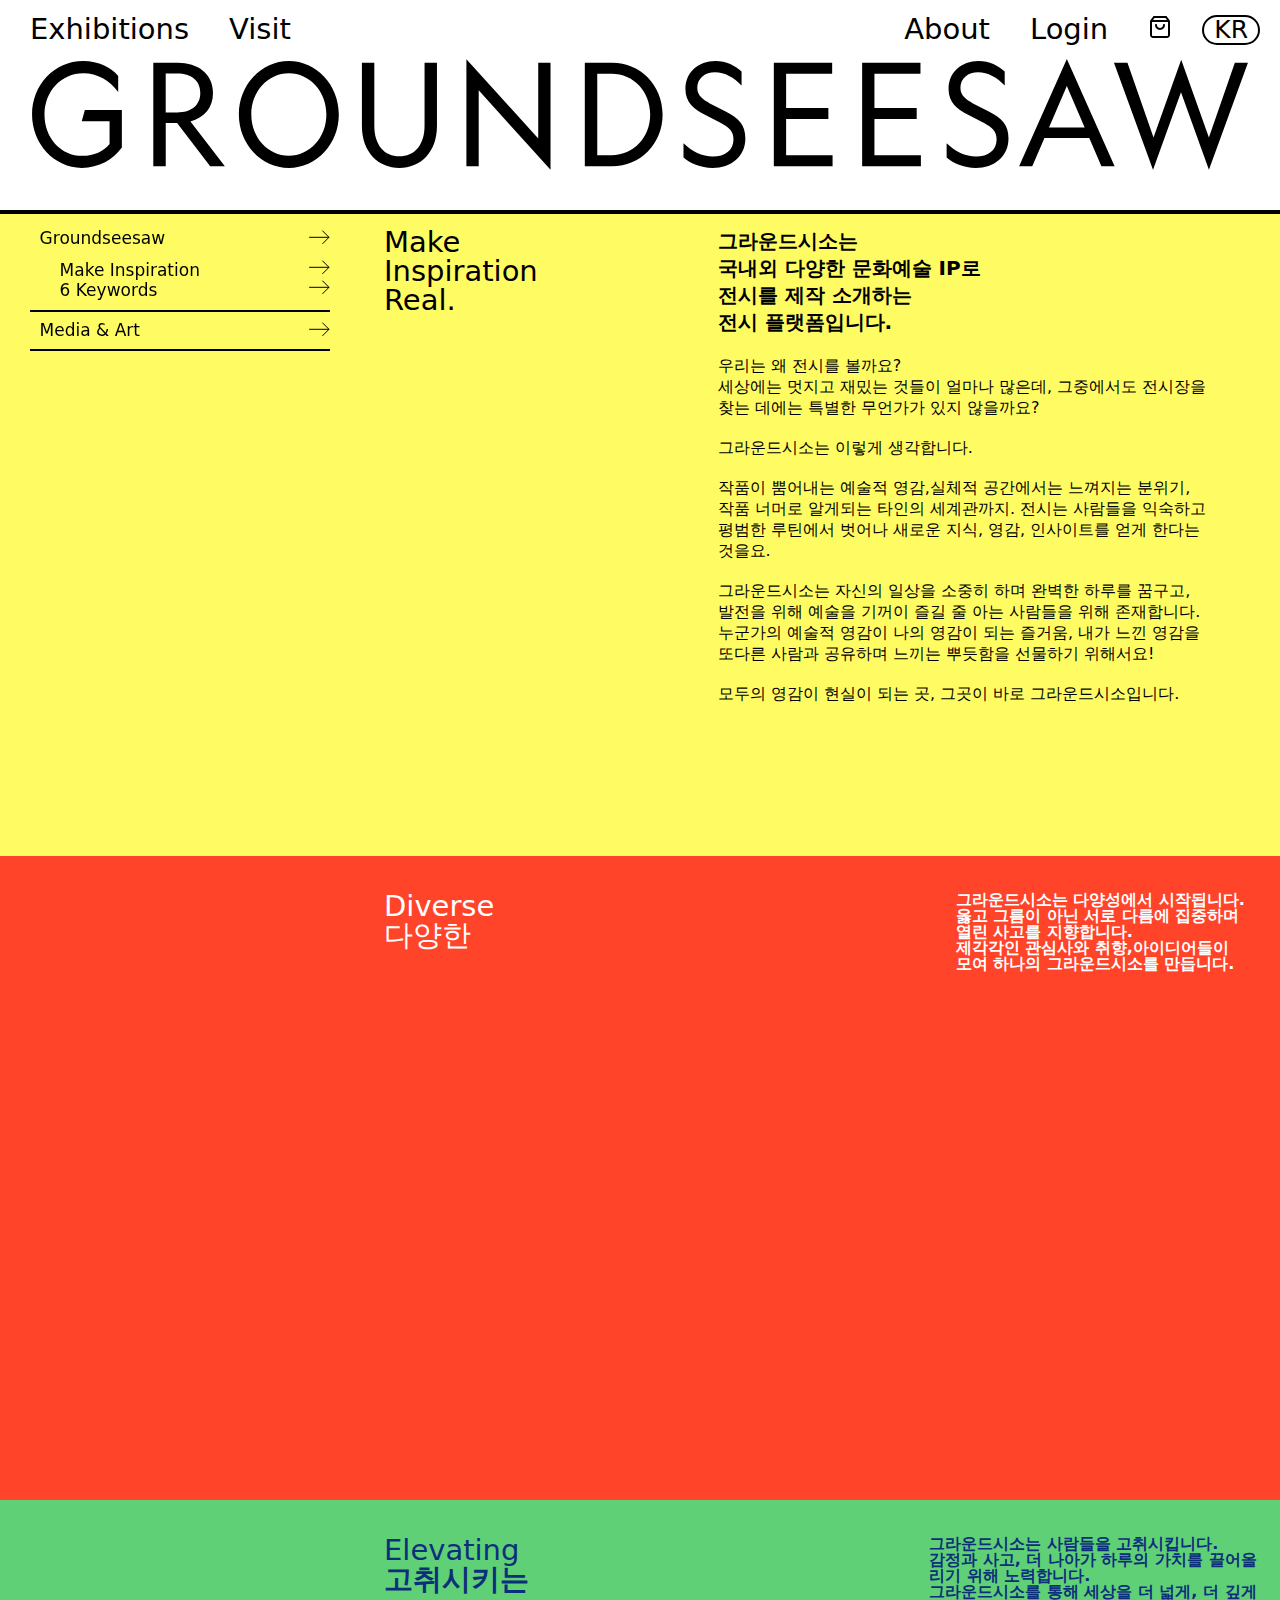
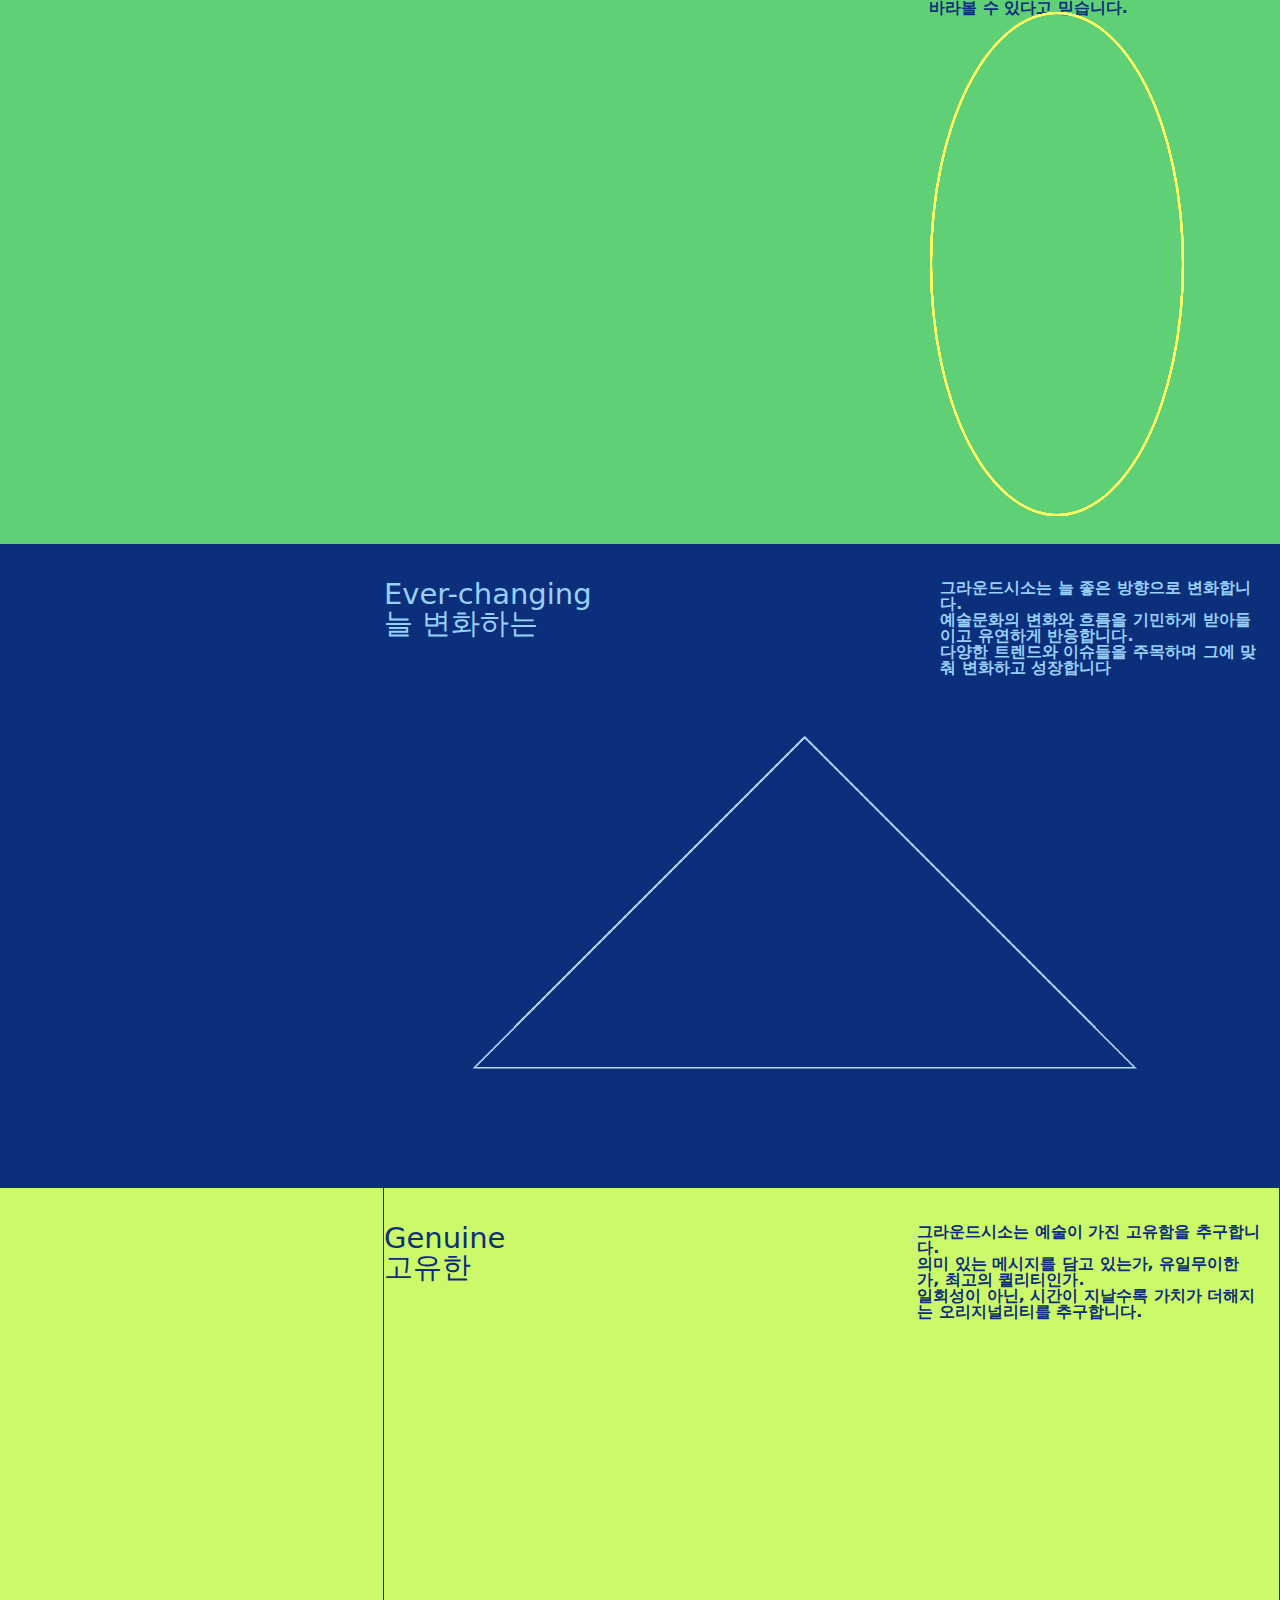
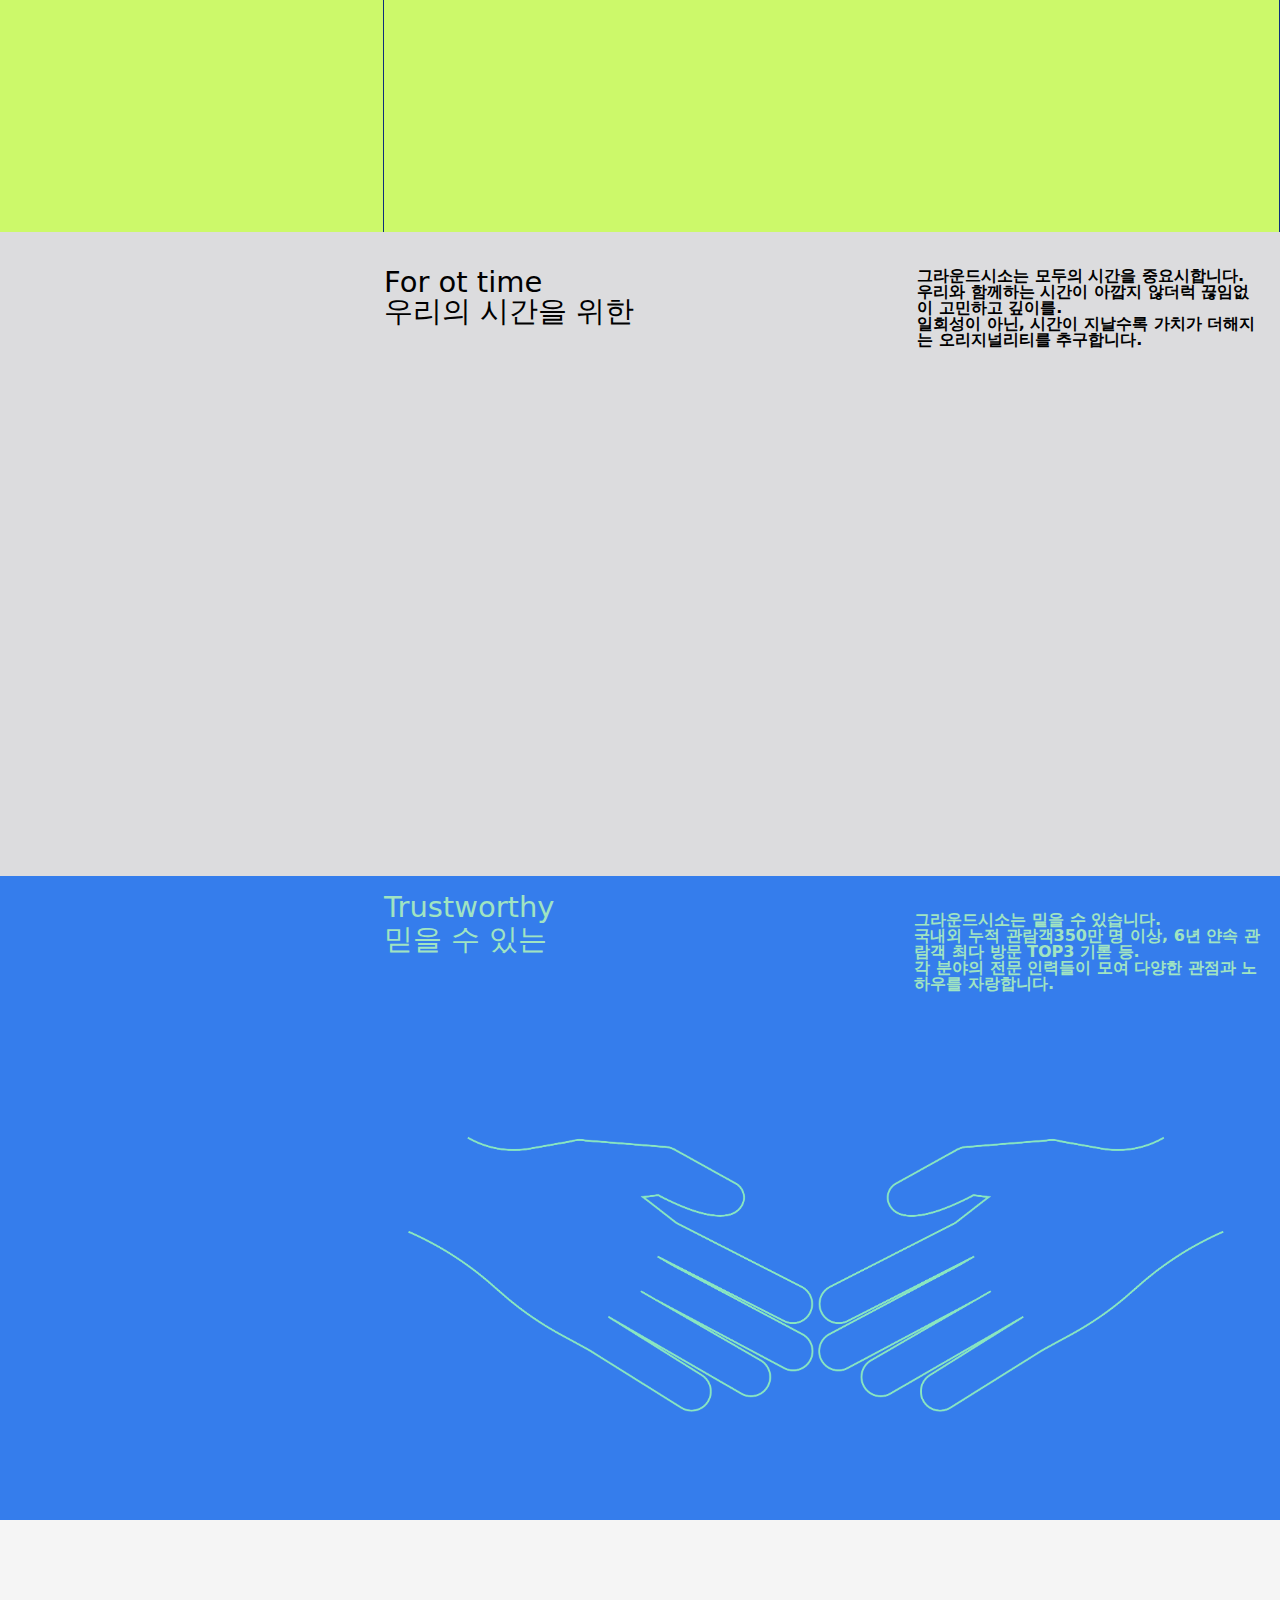
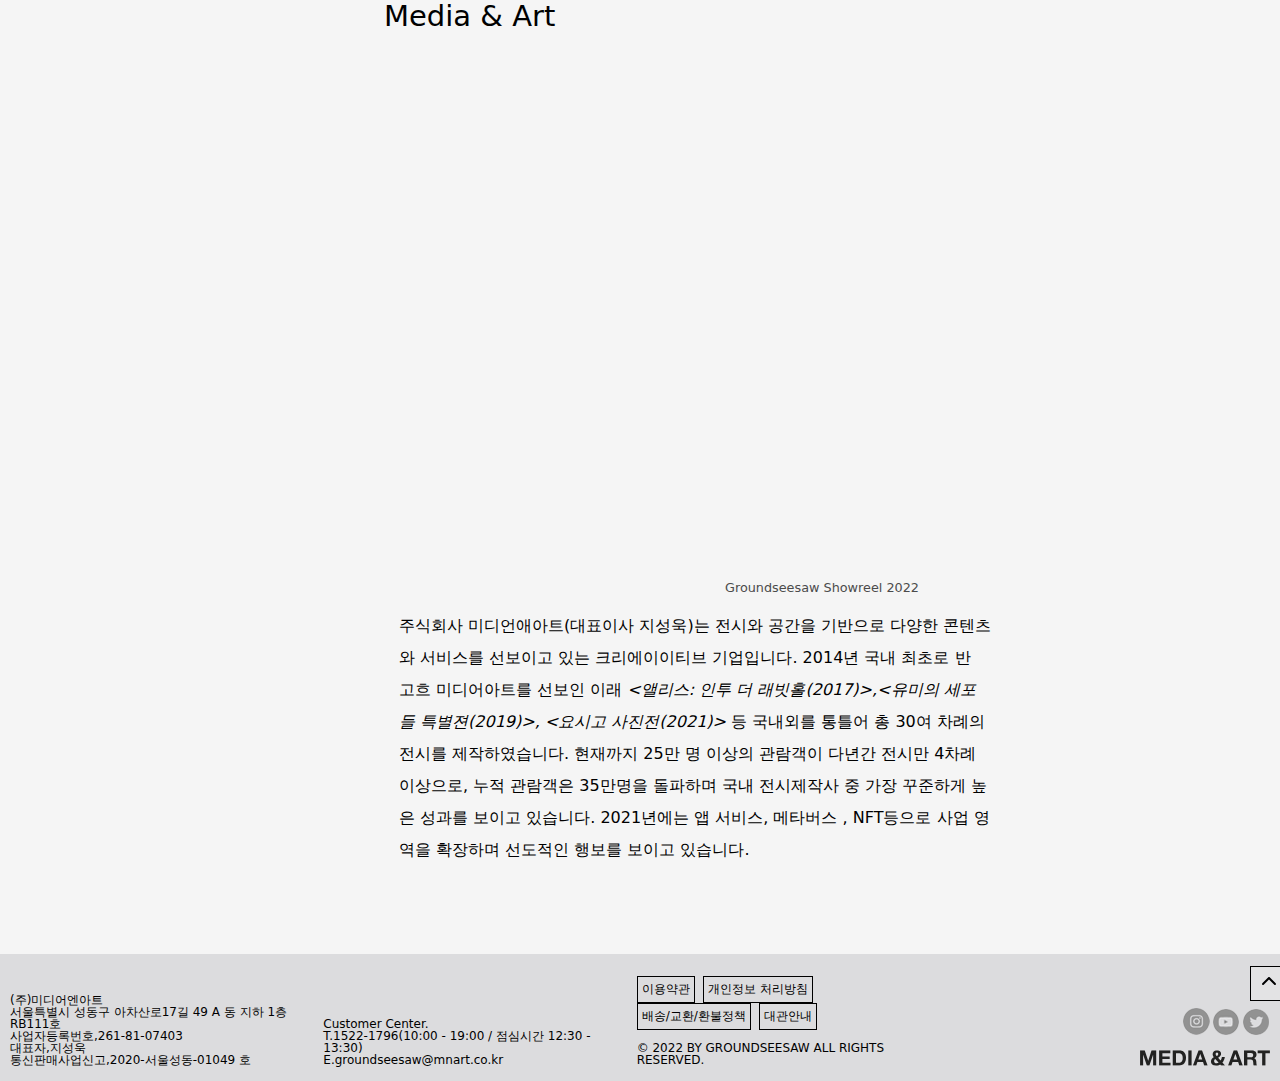
<file: index3.html>
<!DOCTYPE html>
<html lang="en">

<head>
    <meta charset="UTF-8">
    <meta http-equiv="X-UA-Compatible" content="IE=edge">
    <meta name="viewport" content="width=device-width, initial-scale=1.0">
    <title>Document</title>
    <link rel="stylesheet" href="css3/index3.css">
</head>

<body>
    <header>

        <div class="displayheader">

            <div class="header-container">
                <div class="text-header01">
                    <a href="./index2.html">Exhibitions</a>
                    <a id="kt-scroll-up" href="#">Visit</a>
                </div>


                <div class="text-header02">
                    <a class="text-header023" href="./index3.html">About</a>
                    <a class="text-header023" href="#">Login</a>
                    <img class="text-img2">
                    <a href="#"><img class="text-img" src="./images/Iicons/그라운드시소-0.svg"></a>
                    <a class="krbox" href="#">KR</a>
                </div>
            </div>

            <div class="text-header03">
                <a href="./index.html"><img src="./images/Logos/logotype.svg" alt="그라운드시소"></a>
            </div>
        </div>
    </header>
    <!----------------------main--------------------->

    <main>
        <hr>
        <div class="home">
            <nav class="left">
                <div class="box1">
                    <div>
                        <ul class="nav01">
                            <li>
                                <a href="#groundseesaw">Groundseesaw<img src="images/Iicons/arrow_small-right-2.svg"></a>
                                <ul class="nav02">
                                    <li>
                                        <a href="#groundseesaw"> Make Inspiration<img src="images/Iicons/arrow_small-right-2.svg"></a>
                                    </li>
                                    <li>
                                        <a href="#groundseesaw">6 Keywords<img src="images/Iicons/arrow_small-right-2.svg"></a>
                                    </li>
                                </ul>
                            </li>

                            <li class="nav03">
                                <a href="#groundseesaw">Media & Art<img src="images/Iicons/arrow_small-right-2.svg"></a>
                            </li>
                        </ul>

                    </div>

                </div>
            </nav>
            <div class="right">
                <div class="y">

                    <div class="ybox">
                        <div class="box2">
                            <h2>Make <br>
                                Inspiration <br>
                                Real.
                            </h2>
                        </div>

                        <div class="box3">
                            <h2>그라운드시소는 <br>
                                국내외 다양한 문화예술 IP로 <br>
                                전시를 제작 소개하는 <br>
                                전시 플랫폼입니다.
                            </h2>
                            <p>
                                우리는 왜 전시를 볼까요? <br>
                                세상에는 멋지고 재밌는 것들이 얼마나 많은데,
                                그중에서도 전시장을 찾는 데에는 특별한 무언가가
                                있지 않을까요? <br><br>
                                그라운드시소는 이렇게 생각합니다. <br><br>
                                작품이 뿜어내는 예술적 영감,실체적 공간에서는 느껴지는 분위기,
                                작품 너머로 알게되는 타인의 세계관까지. 전시는 사람들을
                                익숙하고 평범한 루틴에서 벗어나 새로운 지식, 영감, 인사이트를
                                얻게 한다는 것을요. <br><br>
                                그라운드시소는 자신의 일상을 소중히 하며 완벽한 하루를
                                꿈구고, 발전을 위해 예술을 기꺼이 즐길 줄 아는 사람들을 위해
                                존재합니다. 누군가의 예술적 영감이 나의 영감이 되는 즐거움,
                                내가 느낀 영감을 또다른 사람과 공유하며 느끼는 뿌듯함을
                                선물하기 위해서요! <br> <br>
                                모두의 영감이 현실이 되는 곳, 그곳이 바로 그라운드시소입니다.
                            </p>
                        </div>
                    </div>
                </div>

                <div class="r">
                    <div></div>

                    <div class="boxr">
                        <h2>Diverse<br><span>다양한</span></h2>

                        <p>
                            그라운드시소는 다양성에서 시작됩니다.<br>
                            옳고 그름이 아닌 서로 다름에 집중하며
                            열린 사고를 지향합니다. <br>
                            제각각인 관심사와 취향,아이디어들이 <br>
                            모여 하나의 그라운드시소를 만듭니다.
                        </p>

                    </div>

                    <div>
                        <svg>

                        </svg>
                    </div>
                </div>

                <div class="g">
                    <div class="boxg">
                        <h2>Elevating<br><span>고취시키는</span> </h2>

                        <p>
                            그라운드시소는 사람들을 고취시킵니다. <br>
                            감정과 사고, 더 나아가 하루의 가치를 끌어올리기 위해 노력합니다.<br>
                            그라운드시소를 통해 세상을 더 넓게, 더 깊게
                            바라볼 수 있다고 믿습니다.
                        </p>
                    </div>

                    <div class="svganig">
                        <div class="svganig-line"></div>
                        <div class="svganig-line"></div>
                        <div class="svganig-line"></div>
                        <div class="svganig-line"></div>
                        <div class="svganig-line"></div>
                        <div class="svganig-line"></div>
                        <div class="svganig-line"></div>
                        <div class="svganig-line"></div>
                    </div>


                </div>

                <div class="b">

                    <div class="boxb">
                        <h2>Ever-changing<br><span>늘 변화하는</span> </h2>

                        <p>
                            그라운드시소는 늘 좋은 방향으로 변화합니다. <br>
                            예술문화의 변화와 흐름을 기민하게 받아들이고
                            유연하게 반응합니다.<br>
                            다양한 트렌드와 이슈들을 주목하며 그에 맞춰
                            변화하고 성장합니다
                        </p>

                        <!-- <div class="aniboxb">
                                box -->

                        <!-- <script type="module" src="app.js"></script> -->
                        <!-- </div> -->

                    </div>


                    <div>
                        <img src="./images/About/nemogif.gif" alt="반원형움직임이미지">
                    </div>
                </div>

                <div class="d">
                    <div class="boxd-line">
                        <div class="svganib-line-left"></div> 
                        <div class="svganib-line-right"></div> 
                    </div>
                   
                    <div class="boxd">
                        
                        <h2>Genuine<br><span>고유한</span> </h2>

                        <p>
                            그라운드시소는 예술이 가진 고유함을 추구합니다. <br>
                            의미 있는 메시지를 담고 있는가, 유일무이한가,
                            최고의 퀼리티인가.<br>
                            일회성이 아닌, 시간이 지날수록 가치가 더해지는
                            오리지널리티를 추구합니다.
                        </p>
                        
                    </div>
                    
                        
                    
                </div>

                <div class="a">
                    

                    <div class="boxa">
                        <h2>For ot time<br><span>우리의 시간을 위한</span> </h2>

                        <p>
                            그라운드시소는 모두의 시간을 중요시합니다. <br>
                            우리와 함께하는 시간이 아깝지 않더럭
                            끊임없이 고민하고 깊이를.<br>
                            일회성이 아닌, 시간이 지날수록 가치가 더해지는
                            오리지널리티를 추구합니다.
                        </p>

                    </div>
                    <div class="time">
                        <div class="time-line">
                        </div>
                    </div>
                </div>

                <div class="s">

                    <div class="boxs">
                        <h2>Trustworthy<br><span>믿을 수 있는</span> </h2>

                        <p>
                            그라운드시소는 밑을 수 있습니다. <br>
                            국내외 누적 관람객350만 명 이상, 6년 얀속 관람객 최다
                            방문 TOP3 기롣 등.<br>
                            각 분야의 전문 인력들이 모여 다양한
                            관점과 노하우를 자랑합니다.
                        </p>
                    </div>
                    <div>
                        <img src="./images/About/trustworthy-2500-15f.png" alt="악수하는이미지">
                    </div>
                </div>

                <div class="vi">
                    <div></div>

                    <div class="boxvi">
                        <h2>Media & Art</h2>
                        <div>
                            <iframe width="100%" height="543" src="https://www.youtube.com/embed/KnKldXit8ZQ"
                                title="YouTube video player" frameborder="0"
                                allow="accelerometer; autoplay; clipboard-write; encrypted-media; gyroscope; picture-in-picture"
                                allowfullscreen></iframe>

                            <span>Groundseesaw Showreel 2022</span>
                        </div>

                        <div class="boxppp" >
                            <p>
                                주식회사 미디언애아트(대표이사 지성욱)는 전시와 공간을 기반으로 다양한 콘텐츠와 서비스를 선보이고 있는 크리에이이티브 기업입니다. 2014년 국내 최초로 반
                                고흐
                                미디어아트를 선보인 이래
                                <em>
                                    <앨리스: 인투 더 래빗홀(2017)>,<유미의 세포들 특별젼(2019)>, <요시고 사진전(2021)>
                                </em>
                                등 국내외를 통틀어 총 30여 차례의 전시를 제작하였습니다. 현재까지 25만 명 이상의 관람객이 다년간 전시만 4차례 이상으로, 누적 관람객은 35만명을
                                돌파하며
                                국내 전시제작사 중 가장 꾸준하게 높은 성과를 보이고 있습니다. 2021년에는 앱 서비스, 메타버스 , NFT등으로 사업 영역을 확장하며 선도적인 행보를
                                보이고
                                있습니다.
                            </p>
                            <div></div>
                        </div>


                    </div>
                </div>
            </div>
        </div>
    </main>

    <!-------------------footer------------------------->
    <footer>
        <div class="footer-bar">
            <p class="footer-text footer-texts">(주)미디어엔아트<br>
                서울특별시 성동구 아차산로17길 49 A 동 지하 1층 RB111호<br>
                사업자등록번호,261-81-07403<br>
                대표자,지성욱<br>
                통신판매사업신고,2020-서울성동-01049 호
            </p>
        </div>

        <div class="footer-bar">
            <p class="footer-text footer-bottom">Customer Center.<br>
                T.1522-1796(10:00 - 19:00 / 점심시간 12:30 - 13:30)<br>
                E.groundseesaw@mnart.co.kr<br>
            </p>
        </div>

        <div class="footer-bar footer-bottom">
            <div class="butbar">
                <button>이용약관</button>
                <button>개인정보 처리방침</button>
                <button>배송/교환/환불정책</button>
                <button>대관안내</button>
            </div>
            <p class="footer-text">© 2022 BY GROUNDSEESAW ALL RIGHTS RESERVED.</p>

        </div>


        <div class="footer-bar">

            <div class="btnbox">
                <a href="#scroll-up"><a class="footerbtn" tabindex="-1" aria-hidden="true" aria-label="맨위로"
                        href="#wrapper"
                        class="kadence-scroll-to-top scroll-up-wrap scroll-ignore scroll-up-side-right scroll-up-style-filled vs-lg-true vs-md-true vs-sm-true scroll-visible"><svg
                            aria-hidden="true" class="kadence-svg-icon kadence-chevron-up-svg" fill="currentColor"
                            version="1.1" xmlns="http://www.w3.org/2000/svg" width="24" height="24" viewBox="0 0 24 24">
                            <path
                                d="M18.707 14.293l-6-6c-0.391-0.391-1.024-0.391-1.414 0l-6 6c-0.391 0.391-0.391 1.024 0 1.414s1.024 0.391 1.414 0l5.293-5.293 5.293 5.293c0.391 0.391 1.024 0.391 1.414 0s0.391-1.024 0-1.414z">
                            </path>
                        </svg></a></a>
            </div>

            <div>
                <ul>
                    <li>
                        <a href="https://www.instagram.com/groundseesaw/"><img src="./images/Iicons/i.png"
                                alt="인스타"></a>
                    </li>
                    <li>
                        <a href="https://www.youtube.com/channel/UCydiQH802L599MUi-Xu4nYg"><img
                                src="./images/Iicons/y.png" alt="유튜브"></a>
                    </li>
                    <li>
                        <a href="https://twitter.com/groundseesaw"><img src="./images/Iicons/t.png" alt="트위터"></a>
                    </li>
                </ul>
                <a href="#"><img class="footer-a" src="./images/Iicons/footer-mna-logo.svg"></a>
            </div>

        </div>

        </div>
    </footer>

</body>

</html>
</file>
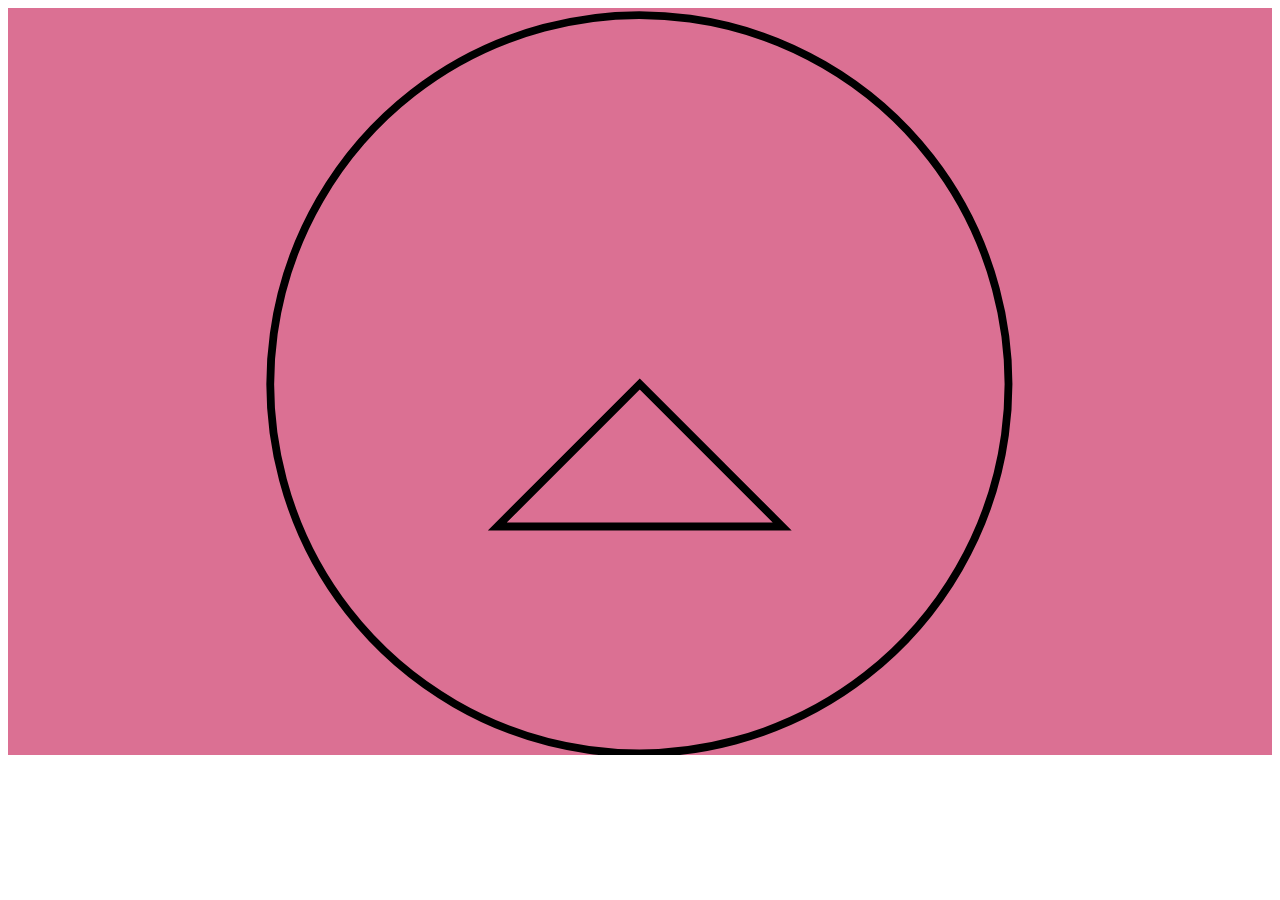
<file: svg.html>
<!DOCTYPE html>
<html lang="en">

<head>
    <meta charset="UTF-8">
    <meta http-equiv="X-UA-Compatible" content="IE=edge">
    <meta name="viewport" content="width=device-width, initial-scale=1.0">
    <title>Document</title>
</head>

<body>
    <a href="./index.html"><svg class="svground" xmlns="http://www.w3.org/2000/svg" viewBox="0 0 2200 2068" width="2200"
            height="2068" preserveAspectRatio="xMidYMid meet">
            <defs>
                <clipPath id="__lottie_element_2">
                    <rect width="2200" height="2068" x="0" y="0"></rect>
                </clipPath>
                <mask id="__lottie_element_9" mask-type="alpha">
                    <g transform="matrix(1,0,0,1,-42.4849853515625,661.2969970703125)" opacity="1"
                        style="display: block;">
                        <path stroke-linecap="butt" stroke-linejoin="miter" fill-opacity="0" stroke-miterlimit="10"
                            stroke="rgb(0,0,0)" stroke-opacity="1" stroke-width="21.635"
                            d=" M1405.15,1366.91 C860.2,1512.93 300.06,1189.53 154.04,644.58 C8.02,99.63 331.42,-460.51 876.37,-606.53 C1421.32,-752.55 1981.46,-429.15 2127.48,115.8 C2273.5,660.75 1950.1,1220.89 1405.15,1366.91z">
                        </path>
                        <path fill="rgb(0,0,0)" fill-opacity="1"
                            d=" M1405.15,1366.91 C860.2,1512.93 300.06,1189.53 154.04,644.58 C8.02,99.63 331.42,-460.51 876.37,-606.53 C1421.32,-752.55 1981.46,-429.15 2127.48,115.8 C2273.5,660.75 1950.1,1220.89 1405.15,1366.91z">
                        </path>
                        <g opacity="1"
                            transform="matrix(0.9659258127212524,-0.258819043636322,0.258819043636322,0.9659258127212524,1142.031982421875,372.5899963378906)">
                        </g>
                    </g>
                </mask>
            </defs>

            <g class="anig" clip-path="url(#__lottie_element_2)">
                <g mask="url(#__lottie_element_9)" style="display: block;">
                    <g transform="matrix(1,0,0,1,-820,-46)" opacity="1">
                        <path stroke-linecap="square" stroke-linejoin="miter" fill-opacity="0" stroke-miterlimit="3"
                            stroke="rgb(0,0,0)" stroke-opacity="1" stroke-width="21.635"
                            d=" M1920,1481.41 C1920,1481.41 1524.91,1481.41 1524.91,1481.41 C1524.91,1481.41 1919.35,1086.97 1919.35,1086.97 C1919.35,1086.97 2313.8,1481.41 2313.8,1481.41 C2313.8,1481.41 1920,1481.41 1920,1481.41z">
                        </path>
                        <g opacity="1" transform="matrix(1,0,0,1,1919.35400390625,1284.19189453125)"></g>
                    </g>
                </g>
                <g class="ani" transform="matrix(1,0,0,1,-42.4849853515625,661.2969970703125)" opacity="1"
                    style="display: block;">
                    <path stroke-linecap="butt" stroke-linejoin="miter" fill-opacity="0" stroke-miterlimit="10"
                        stroke="rgb(0,0,0)" stroke-opacity="1" stroke-width="21.635"
                        d=" M1405.15,1366.91 C860.2,1512.93 300.06,1189.53 154.04,644.58 C8.02,99.64 331.42,-460.5 876.37,-606.52 C1421.32,-752.54 1981.47,-429.14 2127.48,115.8 C2273.5,660.75 1950.1,1220.89 1405.15,1366.91z">
                    </path>
                    <g opacity="1"
                        transform="matrix(0.9502862691879272,-0.3113776743412018,-0.16847480833530426,-0.5141643285751343,1142.031982421875,372.5899963378906)">
                    </g>

                </g>
                <g transform="matrix(1,0,0,1,1100,1034)" opacity="1" style="display: block;"></g>
            </g>
        </svg>
    </a>

    <path stroke-linecap="butt" stroke-linejoin="miter" fill-opacity="0" stroke-miterlimit="10" stroke="rgb(0,0,0)"
        stroke-opacity="1" stroke-width="21.635"
        d=" M1405.15,1366.91 C860.2,1512.93 300.06,1189.53 154.04,644.58 C8.02,99.64 331.42,-460.5 876.37,-606.52 C1421.32,-752.54 1981.47,-429.14 2127.48,115.8 C2273.5,660.75 1950.1,1220.89 1405.15,1366.91z">
    </path>

    <style>
        .svground {
            width: 100%;
            height: 747px;
            display: block;
            margin:  0 auto ;
            background: palevioletred;
        }

        .ani {
            text-align: center;
            transform-origin: 50% 50%;
            animation: ani 2s linear infinite reverse;

        }

        @keyframes ani {
            100% {
                transform: rotateY(0deg) rotateX(110deg) translateY(30%);
            }

            0% {
                transform: rotateY(360deg) rotateX(110deg) translateY(30%);
            }

        }
    </style>
</body>

</html>
</file>
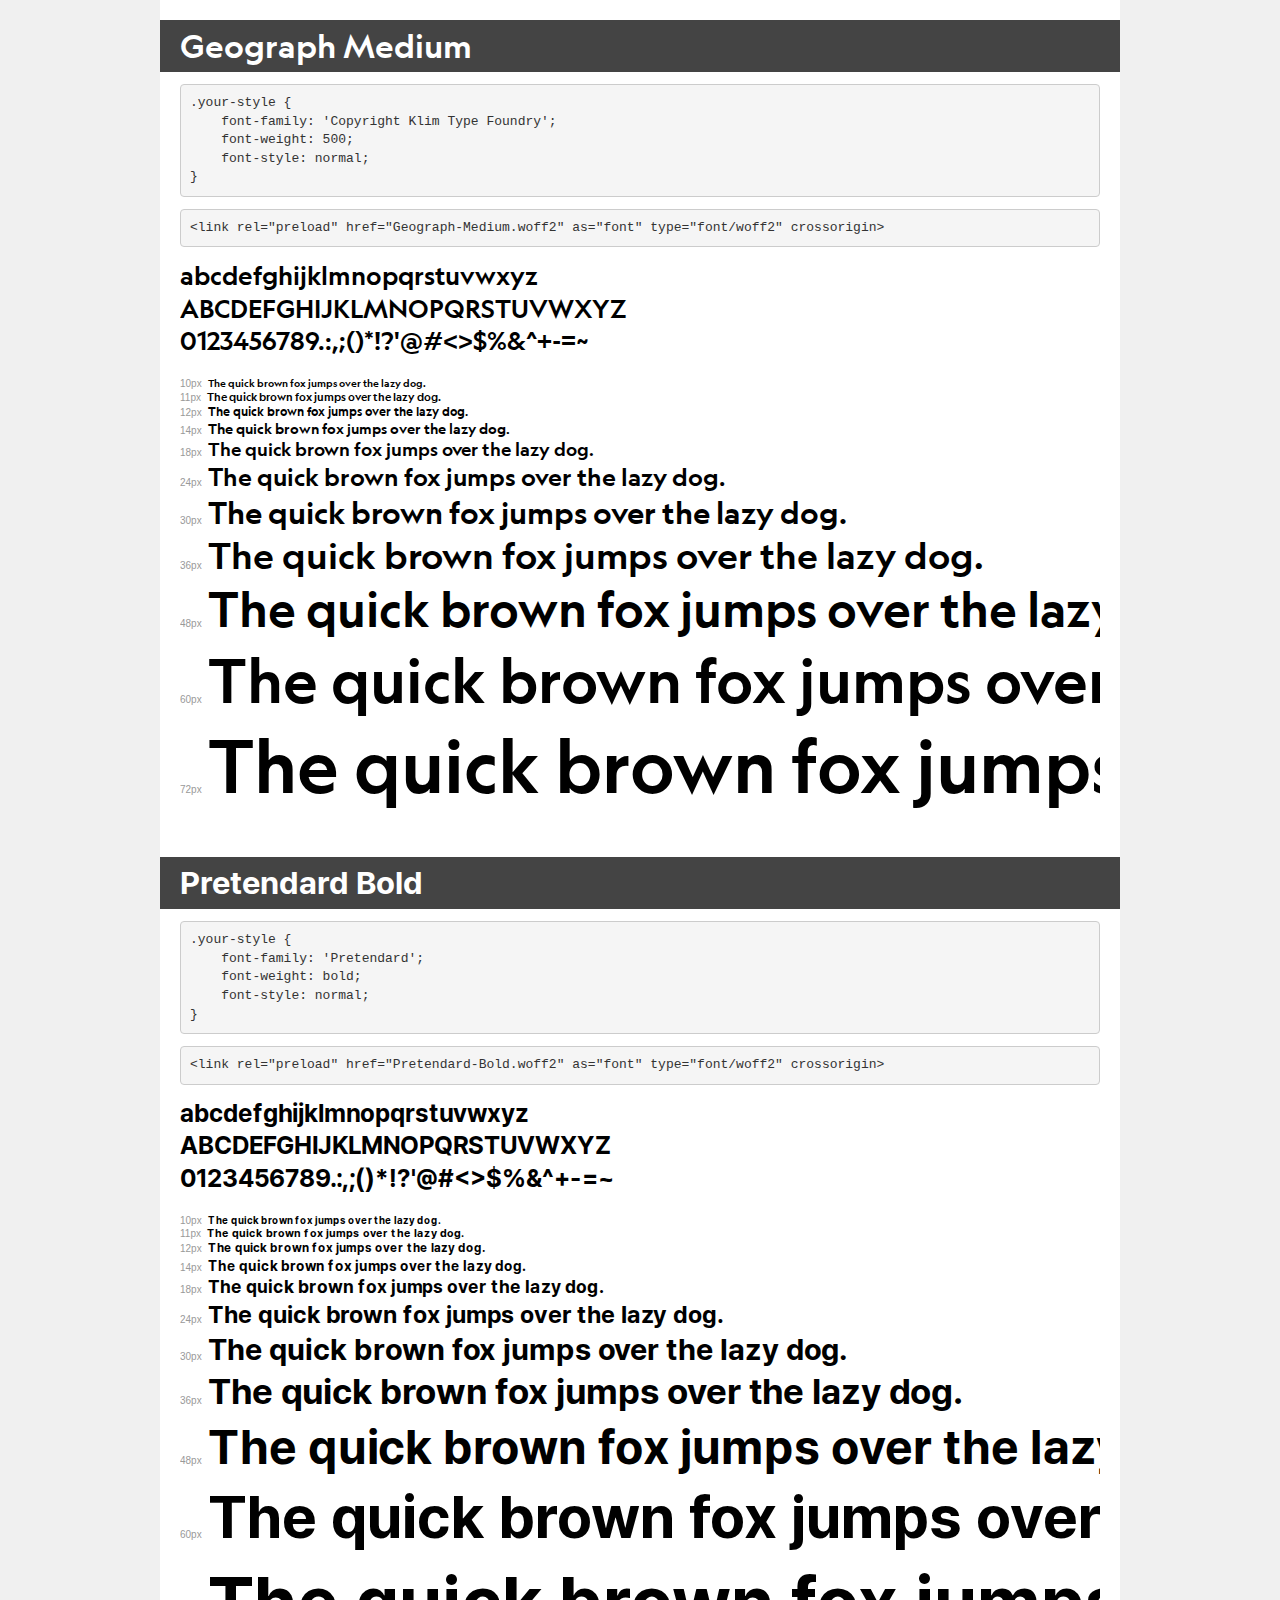
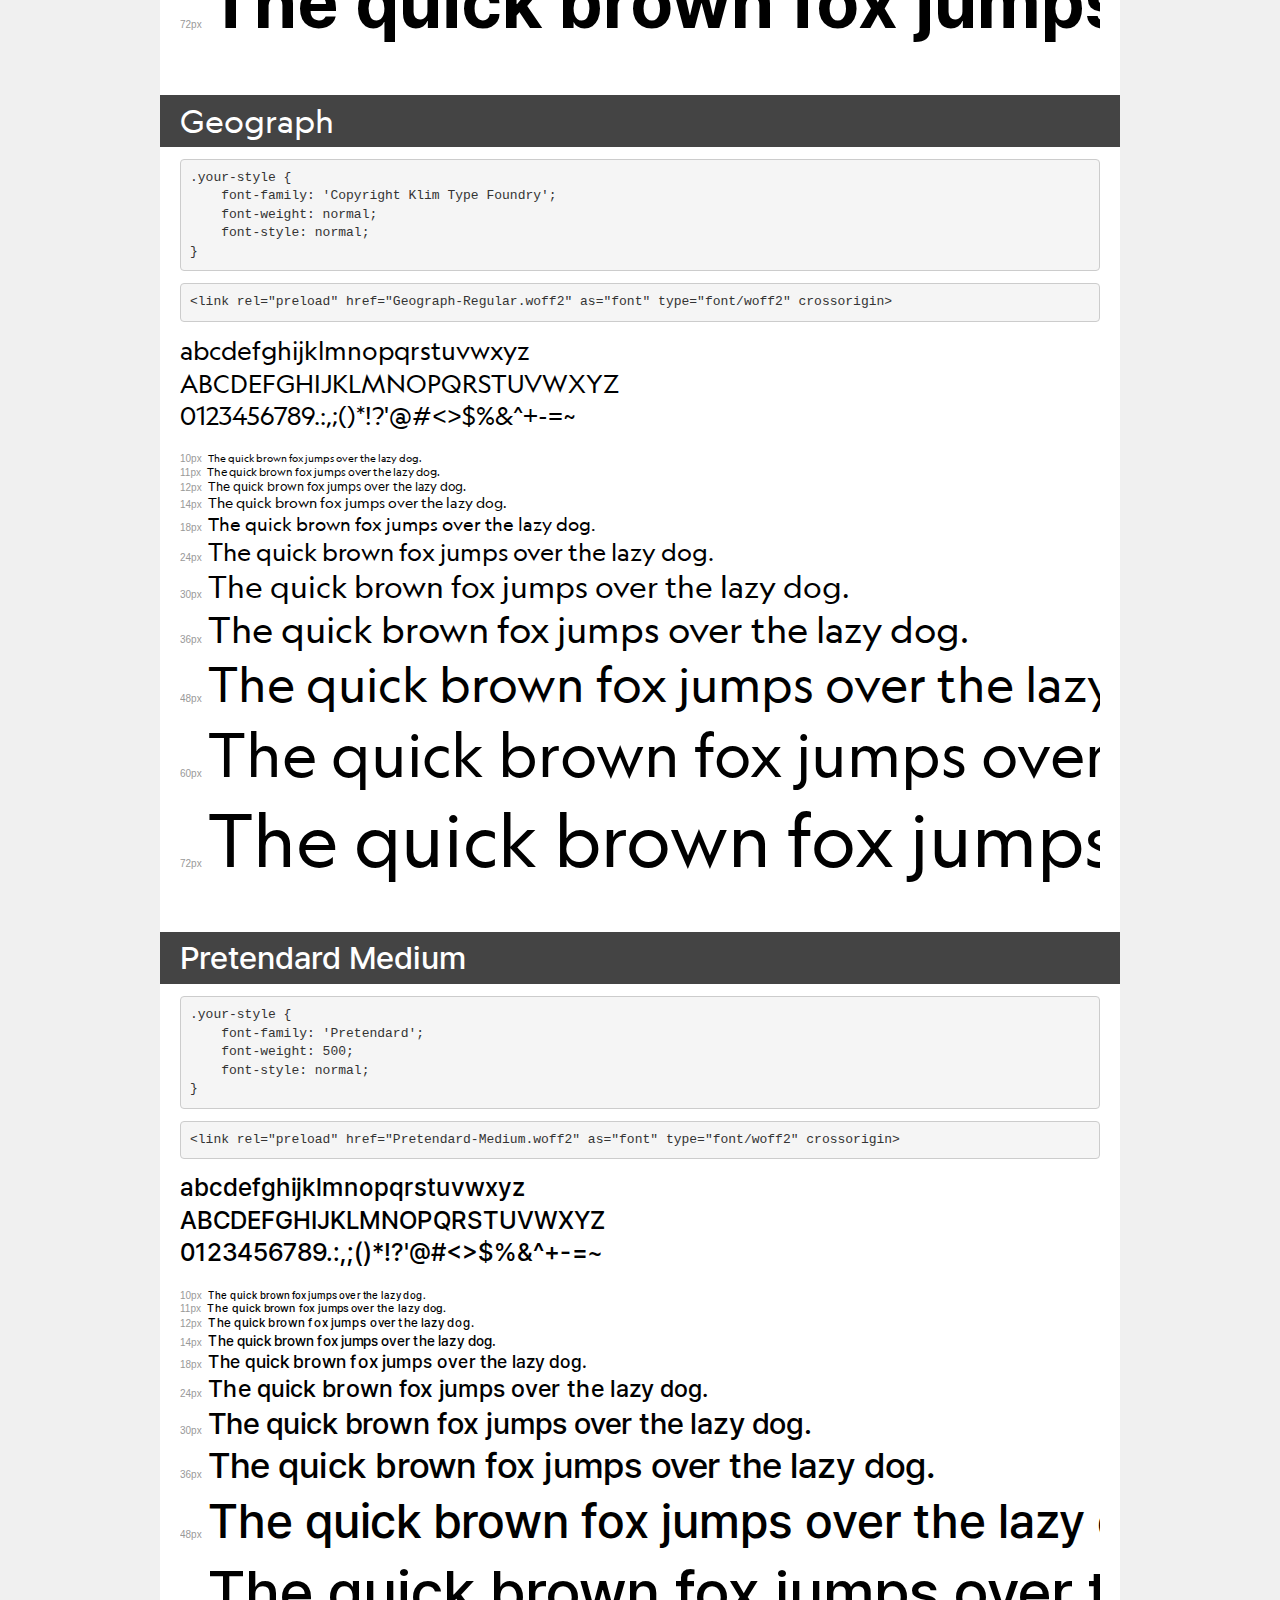
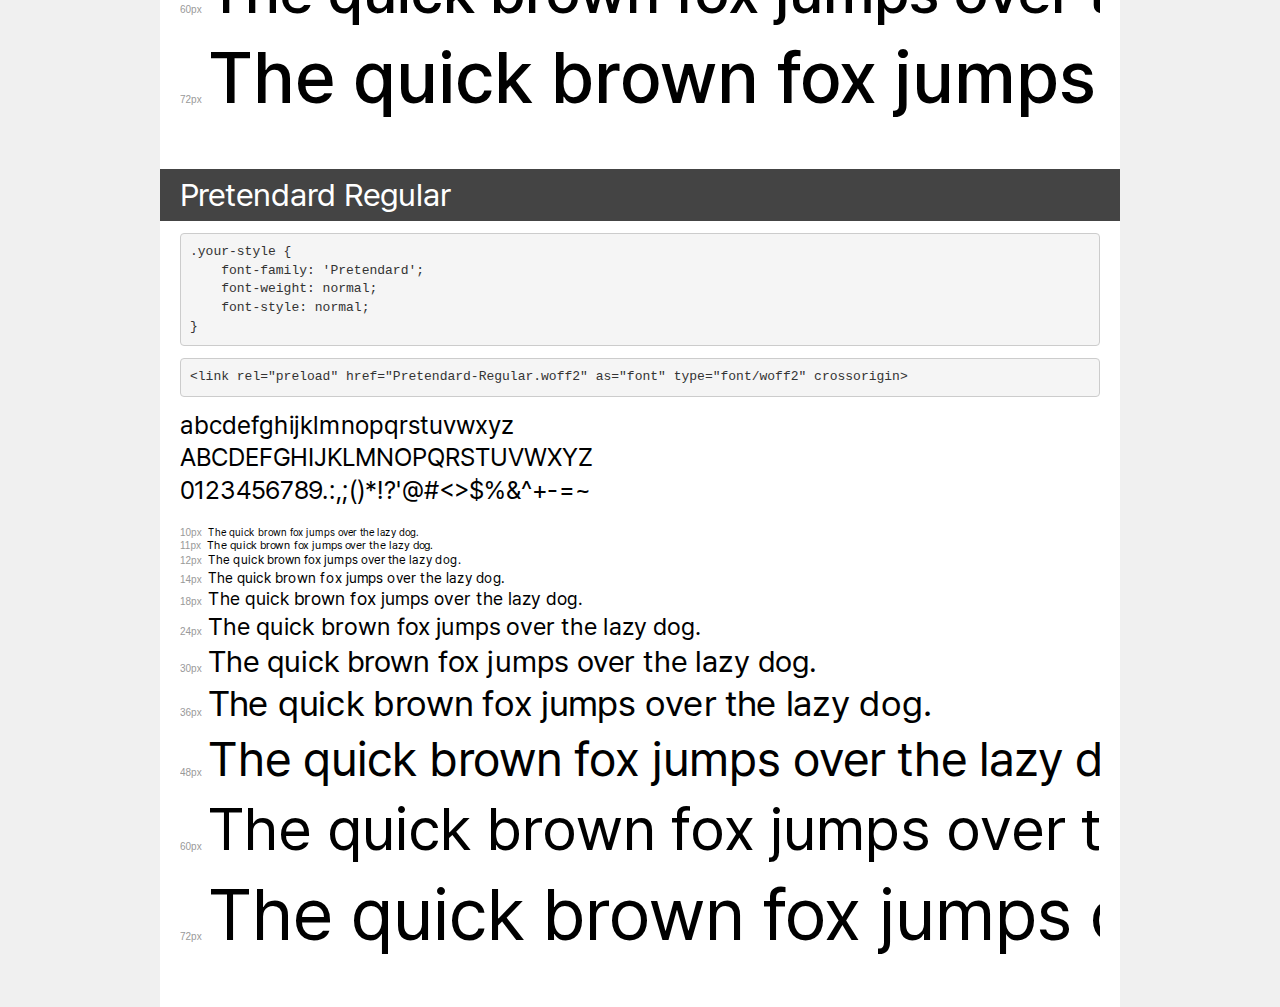
<file: fonts/demo.html>
<!DOCTYPE html>
<html lang="en">
<head>
    <meta charset="utf-8">
    <meta http-equiv="X-UA-Compatible" content="IE=edge">
    <meta name="viewport" content="width=device-width, initial-scale=1">
    <meta name="robots" content="noindex, noarchive">
    <meta name="format-detection" content="telephone=no">
    <title>Transfonter demo</title>
    <link href="stylesheet.css" rel="stylesheet">
    <style>
        /*
        http://meyerweb.com/eric/tools/css/reset/
        v2.0 | 20110126
        License: none (public domain)
        */
        html, body, div, span, applet, object, iframe,
        h1, h2, h3, h4, h5, h6, p, blockquote, pre,
        a, abbr, acronym, address, big, cite, code,
        del, dfn, em, img, ins, kbd, q, s, samp,
        small, strike, strong, sub, sup, tt, var,
        b, u, i, center,
        dl, dt, dd, ol, ul, li,
        fieldset, form, label, legend,
        table, caption, tbody, tfoot, thead, tr, th, td,
        article, aside, canvas, details, embed,
        figure, figcaption, footer, header, hgroup,
        menu, nav, output, ruby, section, summary,
        time, mark, audio, video {
            margin: 0;
            padding: 0;
            border: 0;
            font-size: 100%;
            font: inherit;
            vertical-align: baseline;
        }
        /* HTML5 display-role reset for older browsers */
        article, aside, details, figcaption, figure,
        footer, header, hgroup, menu, nav, section {
            display: block;
        }
        body {
            line-height: 1;
        }
        ol, ul {
            list-style: none;
        }
        blockquote, q {
            quotes: none;
        }
        blockquote:before, blockquote:after,
        q:before, q:after {
            content: '';
            content: none;
        }
        table {
            border-collapse: collapse;
            border-spacing: 0;
        }
        /* demo styles */
        body {
            background: #f0f0f0;
            color: #000;
        }
        .page {
            background: #fff;
            width: 920px;
            margin: 0 auto;
            padding: 20px 20px 0 20px;
            overflow: hidden;
        }
        .font-container {
            overflow-x: auto;
            overflow-y: hidden;
            margin-bottom: 40px;
            line-height: 1.3;
            white-space: nowrap;
            padding-bottom: 5px;
        }
        h1 {
            position: relative;
            background: #444;
            font-size: 32px;
            color: #fff;
            padding: 10px 20px;
            margin: 0 -20px 12px -20px;
        }
        .letters {
            font-size: 25px;
            margin-bottom: 20px;
        }
        .s10:before {
            content: '10px';
        }
        .s11:before {
            content: '11px';
        }
        .s12:before {
            content: '12px';
        }
        .s14:before {
            content: '14px';
        }
        .s18:before {
            content: '18px';
        }
        .s24:before {
            content: '24px';
        }
        .s30:before {
            content: '30px';
        }
        .s36:before {
            content: '36px';
        }
        .s48:before {
            content: '48px';
        }
        .s60:before {
            content: '60px';
        }
        .s72:before {
            content: '72px';
        }
        .s10:before, .s11:before, .s12:before, .s14:before,
        .s18:before, .s24:before, .s30:before, .s36:before,
        .s48:before, .s60:before, .s72:before {
            font-family: Arial, sans-serif;
            font-size: 10px;
            font-weight: normal;
            font-style: normal;
            color: #999;
            padding-right: 6px;
        }
        pre {
            display: block;
            padding: 9px;
            margin: 0 0 12px;
            font-family: Monaco, Menlo, Consolas, "Courier New", monospace;
            font-size: 13px;
            line-height: 1.428571429;
            color: #333;
            font-weight: normal;
            font-style: normal;
            background-color: #f5f5f5;
            border: 1px solid #ccc;
            overflow-x: auto;
            border-radius: 4px;
        }
        /* responsive */
        @media (max-width: 959px) {
            .page {
                width: auto;
                margin: 0;
            }
        }
    </style>
</head>
<body>
<div class="page">
    <div class="demo">
        <h1 style="font-family: 'Copyright Klim Type Foundry'; font-weight: 500; font-style: normal;">Geograph Medium</h1>
        <pre title="Usage">.your-style {
    font-family: 'Copyright Klim Type Foundry';
    font-weight: 500;
    font-style: normal;
}</pre>
        <pre title="Preload (optional)">
&lt;link rel=&quot;preload&quot; href=&quot;Geograph-Medium.woff2&quot; as=&quot;font&quot; type=&quot;font/woff2&quot; crossorigin&gt;</pre>
        <div class="font-container" style="font-family: 'Copyright Klim Type Foundry'; font-weight: 500; font-style: normal;">
            <p class="letters">
                abcdefghijklmnopqrstuvwxyz<br>
ABCDEFGHIJKLMNOPQRSTUVWXYZ<br>
                0123456789.:,;()*!?'@#&lt;&gt;$%&^+-=~
            </p>
            <p class="s10" style="font-size: 10px;">The quick brown fox jumps over the lazy dog.</p>
            <p class="s11" style="font-size: 11px;">The quick brown fox jumps over the lazy dog.</p>
            <p class="s12" style="font-size: 12px;">The quick brown fox jumps over the lazy dog.</p>
            <p class="s14" style="font-size: 14px;">The quick brown fox jumps over the lazy dog.</p>
            <p class="s18" style="font-size: 18px;">The quick brown fox jumps over the lazy dog.</p>
            <p class="s24" style="font-size: 24px;">The quick brown fox jumps over the lazy dog.</p>
            <p class="s30" style="font-size: 30px;">The quick brown fox jumps over the lazy dog.</p>
            <p class="s36" style="font-size: 36px;">The quick brown fox jumps over the lazy dog.</p>
            <p class="s48" style="font-size: 48px;">The quick brown fox jumps over the lazy dog.</p>
            <p class="s60" style="font-size: 60px;">The quick brown fox jumps over the lazy dog.</p>
            <p class="s72" style="font-size: 72px;">The quick brown fox jumps over the lazy dog.</p>
        </div>
    </div>

    <div class="demo">
        <h1 style="font-family: 'Pretendard'; font-weight: bold; font-style: normal;">Pretendard Bold</h1>
        <pre title="Usage">.your-style {
    font-family: 'Pretendard';
    font-weight: bold;
    font-style: normal;
}</pre>
        <pre title="Preload (optional)">
&lt;link rel=&quot;preload&quot; href=&quot;Pretendard-Bold.woff2&quot; as=&quot;font&quot; type=&quot;font/woff2&quot; crossorigin&gt;</pre>
        <div class="font-container" style="font-family: 'Pretendard'; font-weight: bold; font-style: normal;">
            <p class="letters">
                abcdefghijklmnopqrstuvwxyz<br>
ABCDEFGHIJKLMNOPQRSTUVWXYZ<br>
                0123456789.:,;()*!?'@#&lt;&gt;$%&^+-=~
            </p>
            <p class="s10" style="font-size: 10px;">The quick brown fox jumps over the lazy dog.</p>
            <p class="s11" style="font-size: 11px;">The quick brown fox jumps over the lazy dog.</p>
            <p class="s12" style="font-size: 12px;">The quick brown fox jumps over the lazy dog.</p>
            <p class="s14" style="font-size: 14px;">The quick brown fox jumps over the lazy dog.</p>
            <p class="s18" style="font-size: 18px;">The quick brown fox jumps over the lazy dog.</p>
            <p class="s24" style="font-size: 24px;">The quick brown fox jumps over the lazy dog.</p>
            <p class="s30" style="font-size: 30px;">The quick brown fox jumps over the lazy dog.</p>
            <p class="s36" style="font-size: 36px;">The quick brown fox jumps over the lazy dog.</p>
            <p class="s48" style="font-size: 48px;">The quick brown fox jumps over the lazy dog.</p>
            <p class="s60" style="font-size: 60px;">The quick brown fox jumps over the lazy dog.</p>
            <p class="s72" style="font-size: 72px;">The quick brown fox jumps over the lazy dog.</p>
        </div>
    </div>

    <div class="demo">
        <h1 style="font-family: 'Copyright Klim Type Foundry'; font-weight: normal; font-style: normal;">Geograph</h1>
        <pre title="Usage">.your-style {
    font-family: 'Copyright Klim Type Foundry';
    font-weight: normal;
    font-style: normal;
}</pre>
        <pre title="Preload (optional)">
&lt;link rel=&quot;preload&quot; href=&quot;Geograph-Regular.woff2&quot; as=&quot;font&quot; type=&quot;font/woff2&quot; crossorigin&gt;</pre>
        <div class="font-container" style="font-family: 'Copyright Klim Type Foundry'; font-weight: normal; font-style: normal;">
            <p class="letters">
                abcdefghijklmnopqrstuvwxyz<br>
ABCDEFGHIJKLMNOPQRSTUVWXYZ<br>
                0123456789.:,;()*!?'@#&lt;&gt;$%&^+-=~
            </p>
            <p class="s10" style="font-size: 10px;">The quick brown fox jumps over the lazy dog.</p>
            <p class="s11" style="font-size: 11px;">The quick brown fox jumps over the lazy dog.</p>
            <p class="s12" style="font-size: 12px;">The quick brown fox jumps over the lazy dog.</p>
            <p class="s14" style="font-size: 14px;">The quick brown fox jumps over the lazy dog.</p>
            <p class="s18" style="font-size: 18px;">The quick brown fox jumps over the lazy dog.</p>
            <p class="s24" style="font-size: 24px;">The quick brown fox jumps over the lazy dog.</p>
            <p class="s30" style="font-size: 30px;">The quick brown fox jumps over the lazy dog.</p>
            <p class="s36" style="font-size: 36px;">The quick brown fox jumps over the lazy dog.</p>
            <p class="s48" style="font-size: 48px;">The quick brown fox jumps over the lazy dog.</p>
            <p class="s60" style="font-size: 60px;">The quick brown fox jumps over the lazy dog.</p>
            <p class="s72" style="font-size: 72px;">The quick brown fox jumps over the lazy dog.</p>
        </div>
    </div>

    <div class="demo">
        <h1 style="font-family: 'Pretendard'; font-weight: 500; font-style: normal;">Pretendard Medium</h1>
        <pre title="Usage">.your-style {
    font-family: 'Pretendard';
    font-weight: 500;
    font-style: normal;
}</pre>
        <pre title="Preload (optional)">
&lt;link rel=&quot;preload&quot; href=&quot;Pretendard-Medium.woff2&quot; as=&quot;font&quot; type=&quot;font/woff2&quot; crossorigin&gt;</pre>
        <div class="font-container" style="font-family: 'Pretendard'; font-weight: 500; font-style: normal;">
            <p class="letters">
                abcdefghijklmnopqrstuvwxyz<br>
ABCDEFGHIJKLMNOPQRSTUVWXYZ<br>
                0123456789.:,;()*!?'@#&lt;&gt;$%&^+-=~
            </p>
            <p class="s10" style="font-size: 10px;">The quick brown fox jumps over the lazy dog.</p>
            <p class="s11" style="font-size: 11px;">The quick brown fox jumps over the lazy dog.</p>
            <p class="s12" style="font-size: 12px;">The quick brown fox jumps over the lazy dog.</p>
            <p class="s14" style="font-size: 14px;">The quick brown fox jumps over the lazy dog.</p>
            <p class="s18" style="font-size: 18px;">The quick brown fox jumps over the lazy dog.</p>
            <p class="s24" style="font-size: 24px;">The quick brown fox jumps over the lazy dog.</p>
            <p class="s30" style="font-size: 30px;">The quick brown fox jumps over the lazy dog.</p>
            <p class="s36" style="font-size: 36px;">The quick brown fox jumps over the lazy dog.</p>
            <p class="s48" style="font-size: 48px;">The quick brown fox jumps over the lazy dog.</p>
            <p class="s60" style="font-size: 60px;">The quick brown fox jumps over the lazy dog.</p>
            <p class="s72" style="font-size: 72px;">The quick brown fox jumps over the lazy dog.</p>
        </div>
    </div>

    <div class="demo">
        <h1 style="font-family: 'Pretendard'; font-weight: normal; font-style: normal;">Pretendard Regular</h1>
        <pre title="Usage">.your-style {
    font-family: 'Pretendard';
    font-weight: normal;
    font-style: normal;
}</pre>
        <pre title="Preload (optional)">
&lt;link rel=&quot;preload&quot; href=&quot;Pretendard-Regular.woff2&quot; as=&quot;font&quot; type=&quot;font/woff2&quot; crossorigin&gt;</pre>
        <div class="font-container" style="font-family: 'Pretendard'; font-weight: normal; font-style: normal;">
            <p class="letters">
                abcdefghijklmnopqrstuvwxyz<br>
ABCDEFGHIJKLMNOPQRSTUVWXYZ<br>
                0123456789.:,;()*!?'@#&lt;&gt;$%&^+-=~
            </p>
            <p class="s10" style="font-size: 10px;">The quick brown fox jumps over the lazy dog.</p>
            <p class="s11" style="font-size: 11px;">The quick brown fox jumps over the lazy dog.</p>
            <p class="s12" style="font-size: 12px;">The quick brown fox jumps over the lazy dog.</p>
            <p class="s14" style="font-size: 14px;">The quick brown fox jumps over the lazy dog.</p>
            <p class="s18" style="font-size: 18px;">The quick brown fox jumps over the lazy dog.</p>
            <p class="s24" style="font-size: 24px;">The quick brown fox jumps over the lazy dog.</p>
            <p class="s30" style="font-size: 30px;">The quick brown fox jumps over the lazy dog.</p>
            <p class="s36" style="font-size: 36px;">The quick brown fox jumps over the lazy dog.</p>
            <p class="s48" style="font-size: 48px;">The quick brown fox jumps over the lazy dog.</p>
            <p class="s60" style="font-size: 60px;">The quick brown fox jumps over the lazy dog.</p>
            <p class="s72" style="font-size: 72px;">The quick brown fox jumps over the lazy dog.</p>
        </div>
    </div>

</div>
</body>
</html>
</file>
<file: css3/index3.css>
@import url("./commos3.css");
main {
  position: relative;
  height: 100%;
  margin-top: 200px;
  font-family: "Seesaw Sans", "Seesaw Gothic", system-ui, -apple-system, BlinkMacSystemFont, "Segoe UI", Roboto, Oxygen, Ubuntu, Cantarell, "Open Sans", "Helvetica Neue", sans-serif !important;
}
main hr {
  position: -webkit-sticky;
  position: sticky;
  top: 210px;
  border: 2px solid #000;
  z-index: 99;
}
main .home {
  display: flex;
}
main .home .left {
  width: 30%;
  height: 100%;
  display: inline-block;
  position: absolute;
}
main .home .left .box1 {
  position: -webkit-sticky;
  position: sticky;
  top: 220px;
  left: 20px;
  width: 300px;
  height: 200px;
  padding: 16px 20px 0 20px;
  padding: 0.6rem;
}
main .home .left .box1 .nav01 a {
  color: #000;
  padding: 10px;
  text-decoration: none;
  font-size: 17px;
  font-family: "Seesaw Sans", "Seesaw Gothic", system-ui, "Segoe UI", "Open Sans", "Helvetica Neue", sans-serif;
}
main .home .left .box1 .nav01 a img {
  float: right;
}
main .home .left .box1 .nav01 .nav02 {
  line-height: initial;
  padding: 13px 0px 10px 20px;
  border-bottom: 2px solid;
}
main .home .left .box1 .nav01 .nav03 {
  border-bottom: 2px solid;
  padding-top: 10px;
  padding-bottom: 10px;
}
main .home .right {
  width: 100%;
}
main .home .right .y {
  width: 100%;
  height: 644px;
  background-color: #fffc63;
}
main .home .right .y .ybox {
  width: 70%;
  margin-left: 30%;
  display: flex;
  word-break: keep-all;
  gap: 10%;
}
main .home .right .y .ybox .box2 {
  width: 244px;
  height: 95px;
  box-sizing: border-box;
  padding: 16px 200px 0 0px;
}
main .home .right .y .ybox .box2 h2 {
  font-size: 29px;
  font-weight: 400;
}
main .home .right .y .ybox .box3 {
  width: 518px;
  height: 516px;
  padding: 16px 20px 0 0;
  box-sizing: border-box;
}
main .home .right .y .ybox .box3 h2 {
  line-height: initial;
  margin-bottom: 20px;
  font-family: "Seesaw Sans";
  font-size: 20px;
}
main .home .right .y .ybox .box3 p {
  line-height: initial;
  font-family: "Seesaw Sans";
  font-size: 16px;
  font-weight: 300;
}
main .home .right .r {
  width: 100%;
  height: 644px;
  background-color: #ff4429;
  color: #fff;
}
main .home .right .r .boxr {
  width: 70%;
  display: flex;
  justify-content: space-between;
  margin-left: 30%;
  box-sizing: border-box;
  padding: 16px 20px 0 0;
}
main .home .right .r .boxr h2 {
  width: 100%;
  font-size: 29px;
  font-weight: 500;
  padding: 20px 0 0 0;
}
main .home .right .r .boxr p {
  font-weight: 700;
  padding: 20px 0 0 0;
}
main .home .right .g {
  width: 100%;
  height: 644px;
  background-color: #60d077;
  color: #0c2f7b;
}
main .home .right .g .boxg {
  width: 70%;
  display: flex;
  justify-content: space-between;
  margin-left: 30%;
  box-sizing: border-box;
  padding: 16px 20px 0 0;
}
main .home .right .g .boxg h2 {
  width: 100%;
  font-size: 29px;
  font-weight: 500;
  padding: 20px 0 0 0;
}
main .home .right .g .boxg h2 span {
  font-weight: 700;
}
main .home .right .g .boxg p {
  font-weight: 700;
  padding: 20px 0 0 0;
}
main .home .right .g .svganig {
  margin: 0 auto;
  width: 250px;
  height: 500px;
  margin-right: 100px;
  margin-bottom: 150px;
  position: relative;
}
main .home .right .g .svganig .svganig-line {
  position: absolute;
  left: 0;
  bottom: 0;
  width: 250px;
  height: 500px;
  transform: rotate(0deg);
  transform-origin: center bottom;
  border-radius: 50%;
  border: 2px solid #0c2f7b;
  -webkit-animation: svganig-line 3s infinite alternate;
          animation: svganig-line 3s infinite alternate;
}
main .home .right .g .svganig .svganig-line:nth-of-type(2) {
  border: 2px solid #fffc63;
  -webkit-animation-delay: 0.3s;
          animation-delay: 0.3s;
}
main .home .right .g .svganig .svganig-line:nth-of-type(3) {
  border: 2px solid #fffc63;
  -webkit-animation-delay: 0.6s;
          animation-delay: 0.6s;
}
main .home .right .g .svganig .svganig-line:nth-of-type(4) {
  border: 2px solid #fffc63;
  -webkit-animation-delay: 0.9s;
          animation-delay: 0.9s;
}
main .home .right .g .svganig .svganig-line:nth-of-type(5) {
  border: 2px solid #fffc63;
  -webkit-animation-delay: 1.2s;
          animation-delay: 1.2s;
}
main .home .right .g .svganig .svganig-line:nth-of-type(6) {
  border: 2px solid #fffc63;
  -webkit-animation-delay: 1.5s;
          animation-delay: 1.5s;
}
main .home .right .g .svganig .svganig-line:nth-of-type(7) {
  border: 2px solid #fffc63;
  -webkit-animation-delay: 1.8s;
          animation-delay: 1.8s;
}
main .home .right .g .svganig .svganig-line:nth-of-type(8) {
  border: 2px solid #fffc63;
  -webkit-animation-delay: 2.1s;
          animation-delay: 2.1s;
}
@-webkit-keyframes svganig-line {
  0% {
    transform: rotate(0deg);
  }
  100% {
    transform: rotate(-60deg);
  }
}
@keyframes svganig-line {
  0% {
    transform: rotate(0deg);
  }
  100% {
    transform: rotate(-60deg);
  }
}
main .home .right .b {
  width: 100%;
  height: 644px;
  background-color: #0c2f7b;
  color: #98d0fb;
}
main .home .right .b .boxb {
  width: 70%;
  display: flex;
  justify-content: space-between;
  margin-left: 30%;
  margin-bottom: -13%;
  box-sizing: border-box;
  padding: 16px 20px 0 0;
}
main .home .right .b .boxb h2 {
  width: 100%;
  font-size: 29px;
  font-weight: 500;
  padding: 20px 0 0 0;
}
main .home .right .b .boxb p {
  font-weight: 700;
  padding: 20px 0 0 0;
}
main .home .right .b div img {
  width: 65%;
  margin-left: 390px;
}
main .home .right .d {
  width: 100%;
  height: 644px;
  background-color: #ccf96a;
  color: #0c2f7b;
  position: relative;
}
main .home .right .d .svganib-line-left {
  position: absolute;
  top: 0;
  right: 35%;
  width: 35%;
  height: 100%;
  border-left: 1px solid #0c2f7b;
  -webkit-animation: lineleft 2s alternate forwards infinite;
          animation: lineleft 2s alternate forwards infinite;
  -webkit-animation-direction: normal;
          animation-direction: normal;
}
main .home .right .d .svganib-line-left:nth-of-type(2) {
  border-left: 1px solid #0c2f7b;
  -webkit-animation-delay: 0.5s;
          animation-delay: 0.5s;
}
@-webkit-keyframes lineleft {
  0% {
    left: 450px;
  }
  100% {
    left: 903px;
  }
}
@keyframes lineleft {
  0% {
    left: 450px;
  }
  100% {
    left: 903px;
  }
}
main .home .right .d .svganib-line-right {
  position: absolute;
  top: 0;
  right: 0;
  width: 35%;
  height: 100%;
  border-right: 1px solid #0c2f7b;
  -webkit-animation: lineright 2s alternate forwards infinite;
          animation: lineright 2s alternate forwards infinite;
  -webkit-animation-direction: normal;
          animation-direction: normal;
}
@-webkit-keyframes lineright {
  0% {
    right: 0px;
  }
  100% {
    right: 520px;
  }
}
@keyframes lineright {
  0% {
    right: 0px;
  }
  100% {
    right: 520px;
  }
}
main .home .right .d .boxd {
  width: 70%;
  display: flex;
  justify-content: space-between;
  margin-left: 30%;
  box-sizing: border-box;
  padding: 16px 20px 0 0;
}
main .home .right .d .boxd h2 {
  width: 100%;
  font-size: 29px;
  font-weight: 500;
  padding: 20px 0 0 0;
}
main .home .right .d .boxd p {
  font-weight: 700;
  padding: 20px 0 0 0;
}
main .home .a {
  width: 100%;
  height: 644px;
  background-color: #dcdcde;
}
main .home .a .boxa {
  width: 70%;
  display: flex;
  justify-content: space-between;
  margin-left: 30%;
  box-sizing: border-box;
  padding: 16px 20px 0 0;
}
main .home .a .boxa h2 {
  width: 100%;
  font-size: 29px;
  font-weight: 500;
  padding: 20px 0 0 0;
}
main .home .a .boxa p {
  font-weight: 700;
  padding: 20px 0 0 0;
}
main .home .s {
  width: 100%;
  height: 644px;
  background-color: #357dec;
  color: #a0e4c2;
}
main .home .s .boxs {
  width: 70%;
  display: flex;
  justify-content: space-between;
  margin-left: 30%;
  box-sizing: border-box;
  padding: 16px 20px 0 0;
}
main .home .s .boxs h2 {
  width: 100%;
  font-size: 29px;
  line-height: 1.1;
  font-weight: 400;
}
main .home .s .boxs p {
  font-weight: 700;
  padding: 20px 0 0 0;
}
main .home .s div img {
  width: 65%;
  margin-left: 400px;
}
main .home .vi {
  width: 100%;
  height: 969px;
  background-color: #f5f5f5;
  padding-top: 65px;
}
main .home .vi .boxvi {
  width: 70%;
  justify-content: space-between;
  margin-left: 30%;
  box-sizing: border-box;
  padding: 16px 20px 0 0;
}
main .home .vi .boxvi h2 {
  font-size: 29px;
  font-weight: 400;
  line-height: 1.1;
}
main .home .vi .boxvi div {
  text-align: center;
}
main .home .vi .boxvi div span {
  font-weight: 200;
  font-size: 80%;
  color: #4b4b4b;
}
main .home .vi .boxvi .boxppp {
  margin: 15px;
  line-height: 200%;
  font-weight: 400;
}
main .home .vi .boxvi .boxppp p {
  text-align: left;
  width: 70%;
}
main .home .vi .boxvi .boxppp div {
  width: 30%;
}/*# sourceMappingURL=index3.css.map */
</file>
<file: fonts/stylesheet.css>
@font-face {
    font-family: 'Copyright Klim Type Foundry';
    src: url('Geograph-Medium.woff2') format('woff2'),
        url('Geograph-Medium.woff') format('woff');
    font-weight: 500;
    font-style: normal;
    font-display: swap;
}

@font-face {
    font-family: 'Pretendard';
    src: url('Pretendard-Bold.woff2') format('woff2'),
        url('Pretendard-Bold.woff') format('woff');
    font-weight: bold;
    font-style: normal;
    font-display: swap;
}

@font-face {
    font-family: 'Copyright Klim Type Foundry';
    src: url('Geograph-Regular.woff2') format('woff2'),
        url('Geograph-Regular.woff') format('woff');
    font-weight: normal;
    font-style: normal;
    font-display: swap;
}

@font-face {
    font-family: 'Pretendard';
    src: url('Pretendard-Medium.woff2') format('woff2'),
        url('Pretendard-Medium.woff') format('woff');
    font-weight: 500;
    font-style: normal;
    font-display: swap;
}

@font-face {
    font-family: 'Pretendard';
    src: url('Pretendard-Regular.woff2') format('woff2'),
        url('Pretendard-Regular.woff') format('woff');
    font-weight: normal;
    font-style: normal;
    font-display: swap;
}
</file>
